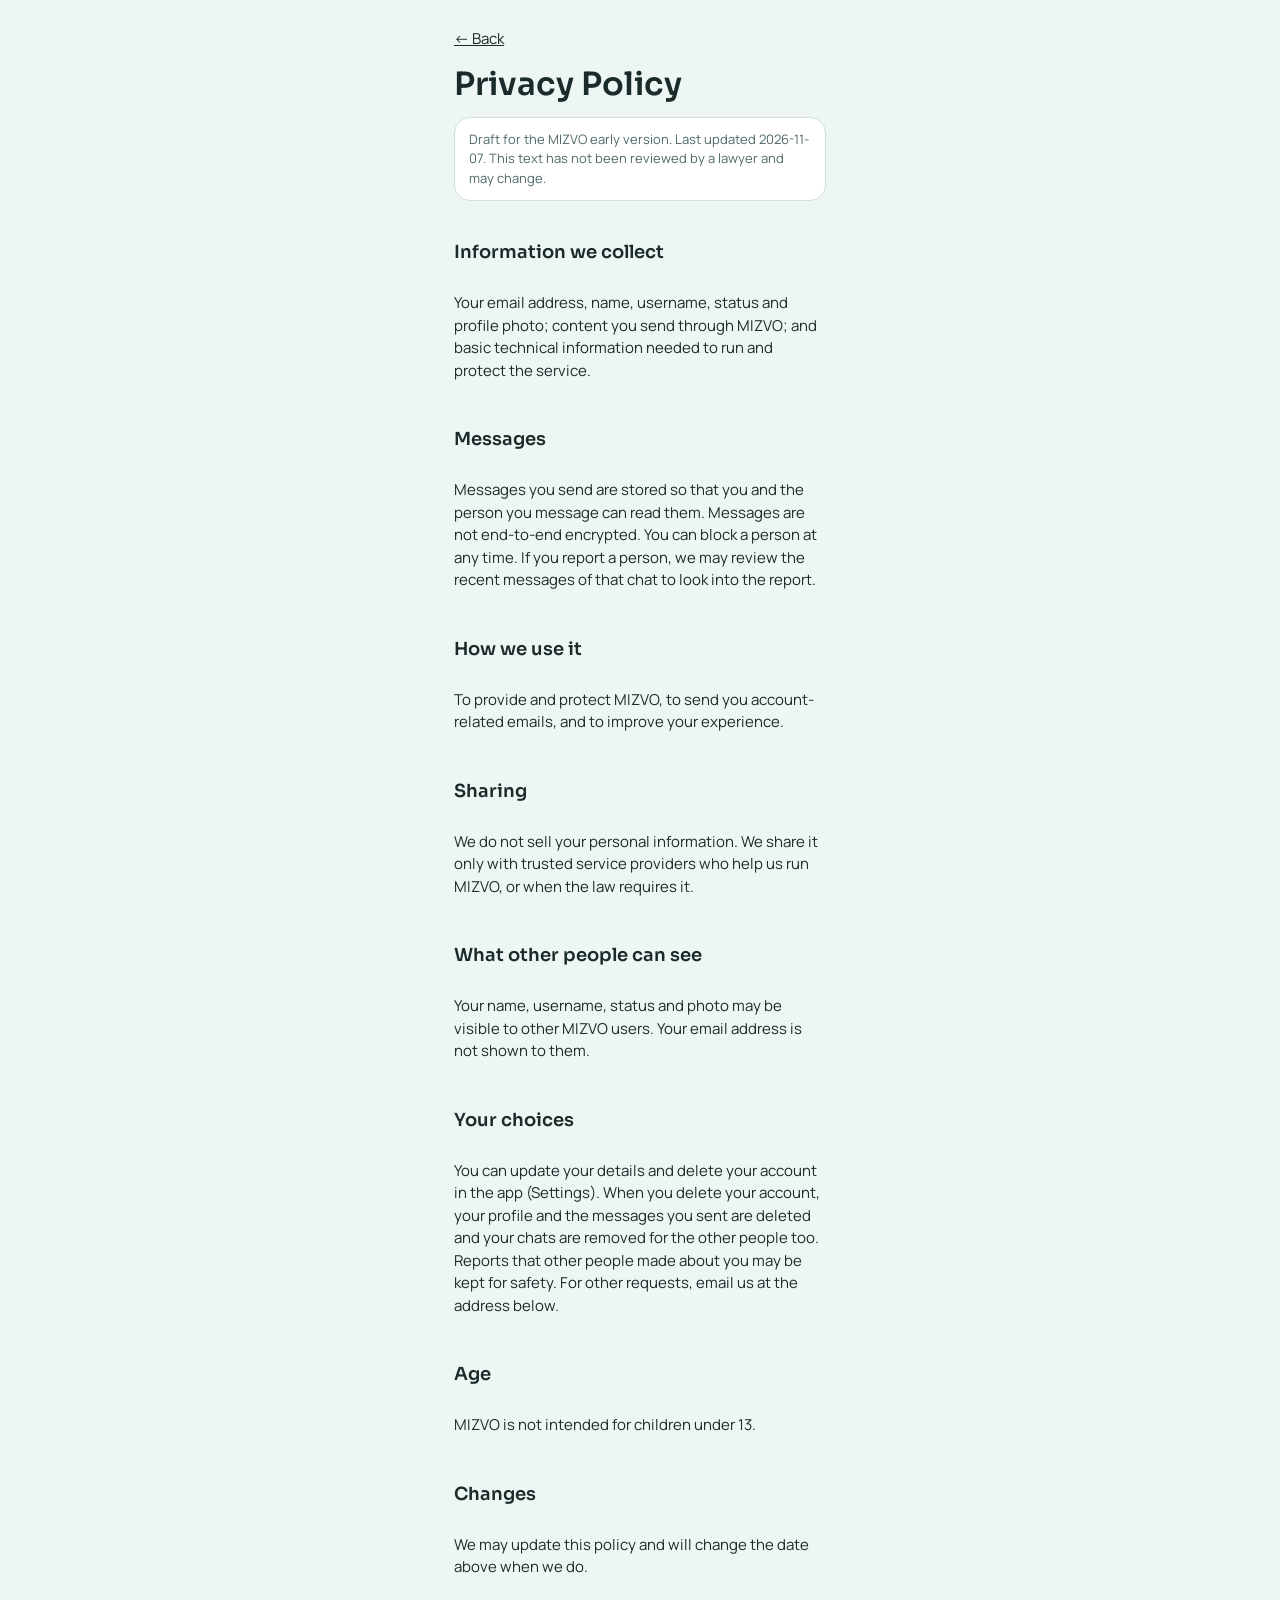
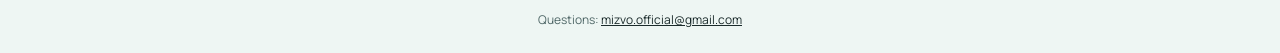
<file: privacy.html>
<!DOCTYPE html>
<html lang="en" data-theme="light">
<head>
<meta charset="UTF-8">
<meta name="viewport" content="width=device-width, initial-scale=1.0, viewport-fit=cover">
<meta name="color-scheme" content="light dark">
<title>MIZVO | Privacy Policy</title>
<link rel="preconnect" href="https://fonts.googleapis.com">
<link rel="preconnect" href="https://fonts.gstatic.com" crossorigin>
<link rel="stylesheet" href="https://fonts.googleapis.com/css2?family=Sora:wght@500;600&family=Manrope:wght@400;600&display=swap">
<link rel="stylesheet" href="mizvo.css">
<script src="mizvo-theme.js"></script>
</head>
<body>
<main class="m-page m-doc">
<a href="auth.html" style="color:var(--ink)">&larr; Back</a>
<h1 class="m-title">Privacy Policy</h1>
<div class="m-banner">Draft for the MIZVO early version. Last updated 2026-11-07. This text has not been reviewed by a lawyer and may change.</div>
<h2>Information we collect</h2>
<p>Your email address, name, username, status and profile photo; content you send through MIZVO; and basic technical information needed to run and protect the service.</p>
<h2>Messages</h2>
<p>Messages you send are stored so that you and the person you message can read them. Messages are not end-to-end encrypted. You can block a person at any time. If you report a person, we may review the recent messages of that chat to look into the report.</p>
<h2>How we use it</h2>
<p>To provide and protect MIZVO, to send you account-related emails, and to improve your experience.</p>
<h2>Sharing</h2>
<p>We do not sell your personal information. We share it only with trusted service providers who help us run MIZVO, or when the law requires it.</p>
<h2>What other people can see</h2>
<p>Your name, username, status and photo may be visible to other MIZVO users. Your email address is not shown to them.</p>
<h2>Your choices</h2>
<p>You can update your details and delete your account in the app (Settings). When you delete your account, your profile and the messages you sent are deleted and your chats are removed for the other people too. Reports that other people made about you may be kept for safety. For other requests, email us at the address below.</p>
<h2>Age</h2>
<p>MIZVO is not intended for children under 13.</p>
<h2>Changes</h2>
<p>We may update this policy and will change the date above when we do.</p>
<div class="m-foot">Questions: <a href="mailto:mizvo.official@gmail.com">mizvo.official@gmail.com</a></div>
</main>
</body>
</html>
</file>
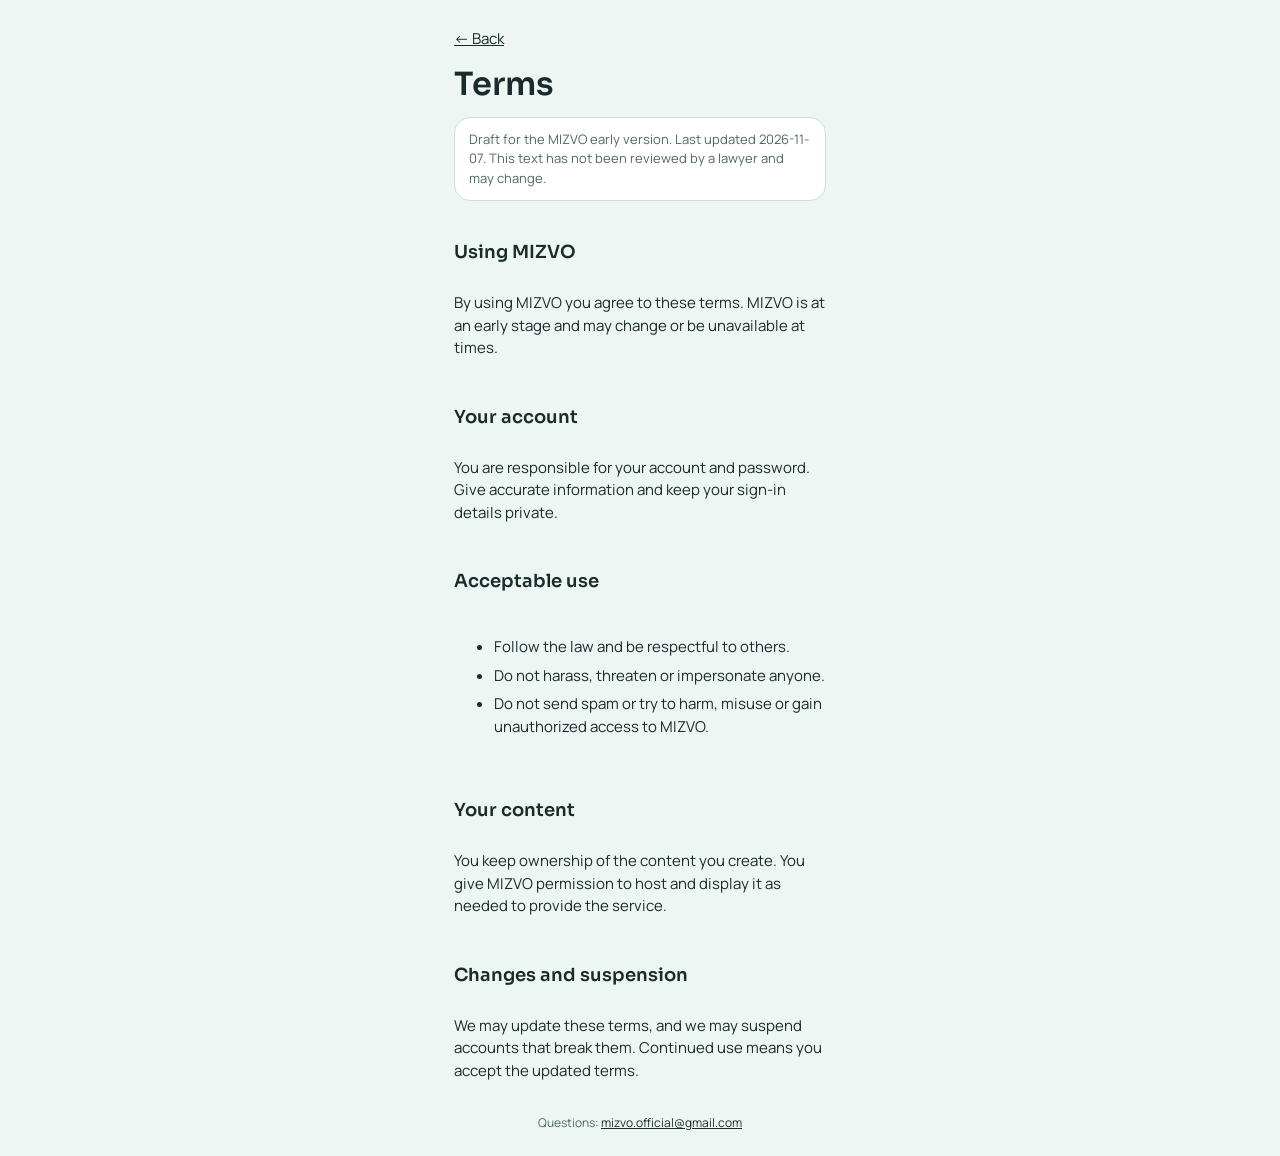
<file: terms.html>
<!DOCTYPE html>
<html lang="en" data-theme="light">
<head>
<meta charset="UTF-8">
<meta name="viewport" content="width=device-width, initial-scale=1.0, viewport-fit=cover">
<meta name="color-scheme" content="light dark">
<title>MIZVO | Terms</title>
<link rel="preconnect" href="https://fonts.googleapis.com">
<link rel="preconnect" href="https://fonts.gstatic.com" crossorigin>
<link rel="stylesheet" href="https://fonts.googleapis.com/css2?family=Sora:wght@500;600&family=Manrope:wght@400;600&display=swap">
<link rel="stylesheet" href="mizvo.css">
<script src="mizvo-theme.js"></script>
</head>
<body>
<main class="m-page m-doc">
<a href="auth.html" style="color:var(--ink)">&larr; Back</a>
<h1 class="m-title">Terms</h1>
<div class="m-banner">Draft for the MIZVO early version. Last updated 2026-11-07. This text has not been reviewed by a lawyer and may change.</div>
<h2>Using MIZVO</h2>
<p>By using MIZVO you agree to these terms. MIZVO is at an early stage and may change or be unavailable at times.</p>
<h2>Your account</h2>
<p>You are responsible for your account and password. Give accurate information and keep your sign-in details private.</p>
<h2>Acceptable use</h2>
<ul><li>Follow the law and be respectful to others.</li><li>Do not harass, threaten or impersonate anyone.</li><li>Do not send spam or try to harm, misuse or gain unauthorized access to MIZVO.</li></ul>
<h2>Your content</h2>
<p>You keep ownership of the content you create. You give MIZVO permission to host and display it as needed to provide the service.</p>
<h2>Changes and suspension</h2>
<p>We may update these terms, and we may suspend accounts that break them. Continued use means you accept the updated terms.</p>
<div class="m-foot">Questions: <a href="mailto:mizvo.official@gmail.com">mizvo.official@gmail.com</a></div>
</main>
</body>
</html>
</file>
<file: mizvo.css>
/* MIZVO design foundation: tokens, themes and shared components. Direction B (Halves). */
:root{
--bg:#EEF6F3;--surface:#FFFFFF;--ink:#1B2B2B;--muted:#4F6767;--line:#CFE0DB;--field:#6F8C8A;
--primary:#0F3D3E;--on-primary:#FFFFFF;--mint:#8FE3C8;--logo-left:#0F3D3E;--logo-right:#35B894;--danger:#B3261E;
--font-head:Sora,system-ui,-apple-system,"Segoe UI",Roboto,sans-serif;
--font-body:Manrope,system-ui,-apple-system,"Segoe UI",Roboto,sans-serif;
color-scheme:light;
}
:root[data-theme="dark"]{
--bg:#0B1F20;--surface:#112B2C;--ink:#E6F2EF;--muted:#9DB8B3;--line:#234546;--field:#5E8683;
--primary:#8FE3C8;--on-primary:#0B1F20;--mint:#8FE3C8;--logo-left:#E6F2EF;--logo-right:#8FE3C8;--danger:#FF8A80;
color-scheme:dark;
}
*{box-sizing:border-box}
html{-webkit-text-size-adjust:100%}
body{margin:0;background:var(--bg);color:var(--ink);font:15px/1.5 var(--font-body)}
h1,h2{font-family:var(--font-head);font-weight:600;margin:0}
[hidden]{display:none!important}
:focus-visible{outline:3px solid var(--primary);outline-offset:2px}

.m-page{max-width:420px;margin:0 auto;min-height:100vh;min-height:100dvh;display:flex;flex-direction:column;gap:14px;
padding:max(28px,env(safe-area-inset-top)) max(24px,env(safe-area-inset-right)) max(24px,env(safe-area-inset-bottom)) max(24px,env(safe-area-inset-left))}
.m-title{font-size:32px;line-height:1.2}
.m-sub{margin:0;color:var(--muted)}
.m-field{display:flex;flex-direction:column;gap:6px}
.m-field label{font-size:13px;color:var(--muted)}
.m-input{width:100%;height:48px;border:1px solid var(--field);border-radius:999px;padding:0 18px;background:var(--surface);color:var(--ink);font-family:inherit;font-size:16px}
.m-pw{position:relative}
.m-pw .m-input{padding-right:84px}
.m-toggle{position:absolute;right:6px;top:50%;transform:translateY(-50%);height:36px;padding:0 12px;border:0;border-radius:999px;background:transparent;color:var(--muted);font-family:inherit;font-size:13px;font-weight:600;cursor:pointer}
.m-btn{height:52px;width:100%;border:0;border-radius:999px;background:var(--primary);color:var(--on-primary);font-family:inherit;font-size:15px;font-weight:600;cursor:pointer;display:flex;align-items:center;justify-content:center;gap:10px}
.m-btn:disabled{opacity:.5;cursor:not-allowed}
.m-link{background:none;border:0;padding:10px 0;color:var(--ink);font-family:inherit;font-size:14px;text-decoration:underline;cursor:pointer;text-align:center}
.m-link.right{align-self:flex-end;padding:2px 0}
.m-check{display:flex;gap:10px;align-items:flex-start;font-size:14px}
.m-check input{flex:none;width:22px;height:22px;margin:0;accent-color:var(--primary)}
.m-check a{color:var(--ink)}
.m-msg{min-height:1.5em;font-size:14px;text-align:center;color:var(--muted);overflow-wrap:anywhere}
.m-msg.is-error{color:var(--danger)}
.m-foot{margin-top:auto;padding-top:12px;font-size:12px;line-height:1.5;color:var(--muted);text-align:center}
.m-foot a{color:var(--ink)}
.m-doc h2{font-size:18px;margin:24px 0 6px}
.m-doc p,.m-doc li{color:var(--ink);margin:6px 0}
.m-banner{border:1px solid var(--line);border-radius:16px;padding:12px 14px;background:var(--surface);color:var(--muted);font-size:13px}

/* Signature: Slide Together. Halves slide toward each other while a button is busy */
.is-busy .hl{animation:hl .9s ease-out infinite alternate}
.is-busy .hr{animation:hr .9s ease-out infinite alternate}
@keyframes hl{from{transform:translate(-6px,-4px)}to{transform:translate(0,0)}}
@keyframes hr{from{transform:translate(6px,4px)}to{transform:translate(0,0)}}
@media (prefers-reduced-motion:reduce){*{animation:none!important;transition:none!important}}

/* ---- App shell (index.html) ---- */
.app{max-width:480px;margin:0 auto;min-height:100vh;min-height:100dvh;display:flex;flex-direction:column;gap:16px;
padding:max(20px,env(safe-area-inset-top)) max(20px,env(safe-area-inset-right)) calc(96px + env(safe-area-inset-bottom)) max(20px,env(safe-area-inset-left))}
.a-top{display:flex;align-items:center;gap:12px}
.a-top h1{font-size:28px;line-height:1.2}
.screen{display:none;flex-direction:column;gap:16px}
.screen.active{display:flex}
.nav{position:fixed;left:0;right:0;bottom:0;display:flex;justify-content:center;background:var(--surface);border-top:1px solid var(--line);padding:8px 8px calc(8px + env(safe-area-inset-bottom))}
.nav-in{display:flex;width:100%;max-width:480px}
.nav button{flex:1;min-height:56px;background:none;border:0;color:var(--muted);font-family:var(--font-body);font-size:12px;font-weight:600;display:flex;flex-direction:column;align-items:center;gap:6px;padding-top:6px;cursor:pointer}
.nav button::before{content:"";width:40px;height:4px;border-radius:2px;background:transparent}
.nav button[aria-current="page"]{color:var(--ink)}
.nav button[aria-current="page"]::before{background:var(--logo-right)}
.card{background:var(--surface);border:1px solid var(--line);border-radius:24px;padding:20px}
.card.tight{padding:0 16px}
.avatar{position:relative;flex:none;width:88px;height:88px;border-radius:50%;overflow:hidden;background:linear-gradient(90deg,var(--logo-left) 50%,var(--logo-right) 50%)}
.avatar img{position:absolute;inset:0;width:100%;height:100%;object-fit:cover}
.id-row{display:flex;gap:16px;align-items:center}
.id-name{font-family:var(--font-head);font-weight:600;font-size:22px;line-height:1.25;overflow-wrap:anywhere}
.id-sub{color:var(--muted);font-size:14px;margin-top:2px;overflow-wrap:anywhere}
.id-status{margin:14px 0 0;font-size:15px;overflow-wrap:anywhere}
.sec-label{font-family:var(--font-head);font-weight:600;font-size:12px;letter-spacing:1px;color:var(--muted);text-transform:uppercase;margin:8px 0 0}
.list-row{display:flex;justify-content:space-between;align-items:center;gap:12px;width:100%;min-height:52px;padding:0;border:0;border-bottom:1px solid var(--line);background:none;color:var(--ink);font-family:inherit;font-size:15px;text-align:left}
button.list-row{cursor:pointer}
.list-row:last-child{border-bottom:0}
.list-row .val{color:var(--muted);font-size:13px}
.list-row.danger{color:var(--danger);font-weight:600}
.seg{display:flex;gap:8px;margin:12px 0 4px}
.seg button{flex:1;height:44px;border-radius:999px;border:1px solid var(--field);background:transparent;color:var(--ink);font-family:inherit;font-size:14px;font-weight:600;cursor:pointer}
.seg button[aria-pressed="true"]{background:var(--primary);color:var(--on-primary);border-color:var(--primary)}
.empty{text-align:center;padding:48px 16px;color:var(--muted)}
.empty svg{display:block;margin:0 auto}
.empty h2{color:var(--ink);font-size:20px;margin:16px 0 6px}
.back{align-self:flex-start;background:none;border:0;padding:8px 0;color:var(--ink);font-family:inherit;font-size:15px;cursor:pointer}
.badge{display:inline-block;margin-top:6px;font-family:var(--font-head);font-weight:600;font-size:11px;letter-spacing:2px;color:var(--muted)}
.about p{margin:0;line-height:1.6;overflow-wrap:anywhere}
.about .tagline{font-family:var(--font-head);font-weight:600;font-size:20px;line-height:1.3;margin-bottom:10px}
#loader{display:none;min-height:100vh;min-height:100dvh;place-items:center;text-align:center;padding:24px;color:var(--muted);line-height:1.6}
body.locked #loader{display:grid}
body.locked .app,body.locked .nav{display:none}

/* ---- App shell (index.html) ---- */
body.locked .m-app,body.locked .m-nav{display:none}
.m-loader{display:none;min-height:100vh;min-height:100dvh;place-items:center;text-align:center;padding:24px;color:var(--muted);line-height:1.6}
body.locked .m-loader{display:grid}
.m-loader a{color:var(--ink)}
.m-app{max-width:480px;margin:0 auto;min-height:100vh;min-height:100dvh;padding:max(24px,env(safe-area-inset-top)) 20px calc(104px + env(safe-area-inset-bottom))}
.screen{display:none}
.screen.active{display:flex;flex-direction:column;gap:14px}
.m-header{display:flex;align-items:center;gap:12px;margin-bottom:6px}
.m-h1{font-size:28px;line-height:1.2}
.m-muted{color:var(--muted);font-size:14px;overflow-wrap:anywhere}
.m-card{background:var(--surface);border:1px solid var(--line);border-radius:24px;padding:16px}
.m-card p{margin:8px 0 0;line-height:1.6}
.m-id{display:flex;gap:16px;align-items:center}
.m-name{font-family:var(--font-head);font-weight:600;font-size:20px;line-height:1.3;overflow-wrap:anywhere}
.m-avatar{flex:none;width:72px;height:72px;border-radius:50%;background:linear-gradient(90deg,var(--logo-left) 50%,var(--logo-right) 50%)}
.m-photo{flex:none;width:64px;height:64px;border-radius:50%;object-fit:cover;object-position:center 15%;border:3px solid var(--logo-right);background:#fff}
.m-label{font-family:var(--font-head);font-weight:600;font-size:12px;letter-spacing:1px;text-transform:uppercase;color:var(--muted);margin:10px 0 0}
.m-seg{display:flex;gap:8px}
.m-seg button{flex:1;height:44px;border:1px solid var(--field);border-radius:999px;background:transparent;color:var(--ink);font-family:var(--font-body);font-size:14px;font-weight:600;cursor:pointer}
.m-seg button[aria-pressed="true"]{background:var(--primary);color:var(--on-primary);border-color:var(--primary)}
.m-rowbtn{display:flex;justify-content:space-between;align-items:center;width:100%;min-height:52px;padding:0 20px;border:1px solid var(--line);border-radius:999px;background:var(--surface);color:var(--ink);font-family:var(--font-body);font-size:15px;font-weight:600;cursor:pointer}
.m-rowbtn.m-danger{color:var(--danger);justify-content:center}
.m-empty{display:flex;flex-direction:column;align-items:center;text-align:center;gap:10px;padding:56px 12px}
.m-empty h2{font-size:20px}
.m-empty p{margin:0;color:var(--muted);max-width:280px}
.m-back{align-self:flex-start;background:none;border:0;padding:8px 0;color:var(--ink);font-family:var(--font-body);font-size:14px;text-decoration:underline;cursor:pointer}
.m-badge{display:inline-block;margin-top:4px;font-family:var(--font-head);font-weight:600;font-size:11px;letter-spacing:2px;color:var(--muted)}
.m-nav{position:fixed;left:0;right:0;bottom:0;display:flex;max-width:480px;margin:0 auto;background:var(--surface);border-top:1px solid var(--line);padding:10px 16px calc(14px + env(safe-area-inset-bottom))}
.m-nav button{flex:1;min-height:44px;background:none;border:0;padding:0;color:var(--muted);font-family:var(--font-body);font-size:12px;font-weight:600;cursor:pointer}
.m-nav button::before{content:"";display:block;width:40px;height:4px;border-radius:2px;margin:0 auto 6px;background:transparent}
.m-nav button[aria-current="page"]{color:var(--ink)}
.m-nav button[aria-current="page"]::before{background:var(--logo-right)}

/* ---- Username and Contacts ---- */
.m-at{position:relative}
.m-at > span{position:absolute;left:18px;top:50%;transform:translateY(-50%);color:var(--muted);pointer-events:none}
.m-at .m-input{padding-left:36px}
.m-msg.left{text-align:left}
.m-msg.is-ok{color:var(--ink);font-weight:600}

/* ---- Edit profile, Settings, QR ---- */
.m-area{height:auto;min-height:96px;border-radius:24px;padding:12px 18px;resize:vertical;line-height:1.5}
.m-btn.m-outline{background:transparent;color:var(--ink);border:1px solid var(--field)}
.m-later{display:flex;justify-content:space-between;gap:12px;align-items:center;min-height:48px;color:var(--muted);font-size:14px}
.m-later span:first-child{color:var(--ink);font-weight:600;font-size:15px}
.m-later + .m-later{border-top:1px solid var(--line)}
.m-qr{width:100%;max-width:260px;margin:0 auto;border-radius:16px;overflow:hidden;border:1px solid var(--line);background:#fff}
.m-qr svg{display:block;width:100%;height:auto}
.m-link-box{font-size:13px;line-height:1.5;overflow-wrap:anywhere;user-select:all}

/* ---- Messaging ---- */
.m-chatlist{display:flex;flex-direction:column}
.m-chat{display:flex;gap:12px;align-items:center;width:100%;padding:12px 0;border:0;border-bottom:1px solid var(--line);background:none;color:var(--ink);font-family:var(--font-body);text-align:left;cursor:pointer}
.m-chat .m-avatar{width:48px;height:48px}
.m-chat-main{flex:1;min-width:0}
.m-chat-name{font-weight:600;font-size:15px;white-space:nowrap;overflow:hidden;text-overflow:ellipsis}
.m-chat-last{font-size:13px;color:var(--muted);white-space:nowrap;overflow:hidden;text-overflow:ellipsis;margin-top:2px}
.m-chat-side{display:flex;flex-direction:column;align-items:flex-end;gap:6px;font-size:12px;color:var(--muted)}
.m-count{min-width:22px;height:22px;padding:0 6px;border-radius:11px;background:var(--mint);color:#0B1F20;font-size:12px;font-weight:600;line-height:22px;text-align:center}
.m-convo-head{display:flex;align-items:center;gap:12px;position:sticky;top:0;z-index:2;background:var(--bg);padding:6px 0 10px;border-bottom:1px solid var(--line)}
.m-iconbtn{flex:none;width:44px;height:44px;border:0;border-radius:50%;background:transparent;color:var(--ink);font-size:30px;line-height:1;cursor:pointer}
.m-thread{display:flex;flex-direction:column;gap:8px;padding:8px 0}
.m-day{align-self:center;font-size:12px;color:var(--muted);margin:10px 0 2px}
.m-bubble{max-width:80%;padding:10px 14px;font-size:15px;line-height:1.45;overflow-wrap:anywhere;white-space:pre-wrap}
.m-bubble.me{align-self:flex-end;background:var(--primary);color:var(--on-primary);border-radius:20px 20px 6px 20px}
.m-bubble.them{align-self:flex-start;background:var(--surface);color:var(--ink);border:1px solid var(--line);border-radius:20px 20px 20px 6px}
.m-time{display:block;font-size:11px;opacity:.75;margin-top:4px;text-align:right}
.m-thread-empty{text-align:center;color:var(--muted);font-size:14px;padding:40px 12px;line-height:1.6}
.m-composer-wrap{display:none;position:fixed;left:0;right:0;bottom:0;max-width:480px;margin:0 auto;background:var(--bg);border-top:1px solid var(--line);padding:10px 16px calc(12px + env(safe-area-inset-bottom))}
body.in-chat .m-composer-wrap{display:block}
body.in-chat .m-nav{display:none}
body.in-chat .m-app{padding-bottom:calc(96px + env(safe-area-inset-bottom))}
.m-composer{display:flex;gap:10px;align-items:flex-end}
.m-composer textarea{flex:1;min-height:48px;max-height:140px;border:1px solid var(--field);border-radius:24px;padding:12px 18px;background:var(--surface);color:var(--ink);font-family:inherit;font-size:16px;line-height:1.4;resize:none}
.m-send{flex:none;width:48px;height:48px;border:0;border-radius:50%;background:var(--mint);color:#0B1F20;font-size:22px;font-weight:700;cursor:pointer}
.m-send:disabled{opacity:.5;cursor:not-allowed}
.m-blockednote{text-align:center;color:var(--muted);font-size:14px;padding:12px}
.m-person{display:flex;gap:12px;align-items:center;padding:12px 16px;background:var(--surface);border:1px solid var(--line);border-radius:24px}
.m-person .m-btn{width:auto;height:40px;font-size:14px;padding:0 16px}

/* ---- Report ---- */
.m-radio{display:flex;gap:12px;align-items:center;min-height:44px;font-size:15px}
.m-radio input{flex:none;width:22px;height:22px;margin:0;accent-color:var(--primary)}

/* ---- Delete account ---- */
.m-warn{margin:8px 0 0;padding-left:20px;line-height:1.6}
.m-warn li{margin:6px 0;color:var(--ink)}
.m-btn.m-danger-btn{background:var(--danger);color:#fff}
</file>
